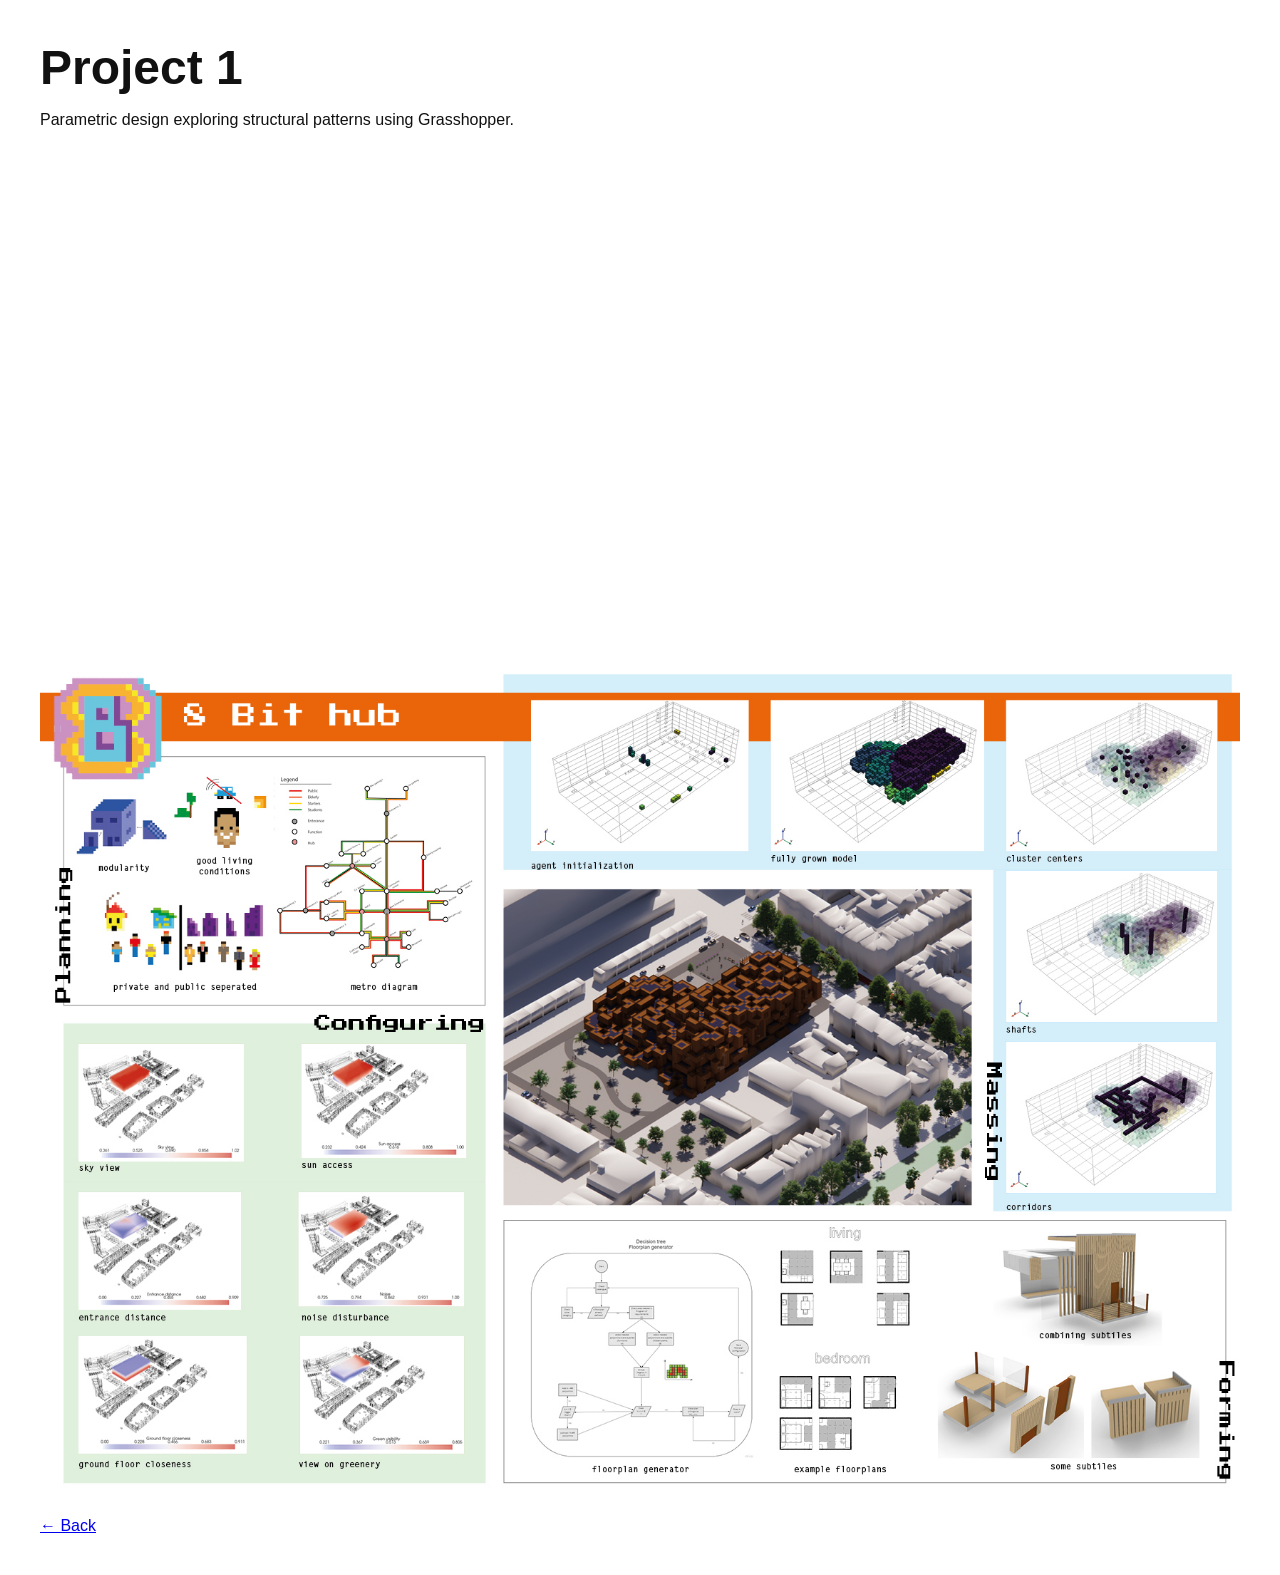
<file: projects/project1.html>
<!DOCTYPE html>
<html>
<head>
  <title>Project 1</title>
  <link rel="stylesheet" href="../style.css">
</head>
<body>

<h1>Project 1</h1>

<p>
Parametric design exploring structural patterns using Grasshopper.
</p>

<iframe width="100%" height="500"
src="https://www.youtube.com/embed/VIDEO_ID"
frameborder="0" allowfullscreen>
</iframe>

<br><br>

<img src="../images/SpatialComputing_Poster.jpg" width="100%">

<br><br>

<a href="../index.html">← Back</a>

</body>
</html>
</file>
<file: style.css>
body {
  font-family: Arial, sans-serif;
  margin: 40px;
  background: #ffffff;
  color: #111;
}

h1 {
  font-size: 48px;
  margin-bottom: 0;
}

.subtitle {
  color: #777;
  margin-bottom: 40px;
}

.grid {
  display: grid;
  grid-template-columns: repeat(auto-fit, minmax(300px, 1fr));
  gap: 20px;
}

.card {
  position: relative;
  overflow: hidden;
}

.card img {
  width: 100%;
  display: block;
}

.overlay {
  position: absolute;
  bottom: 0;
  background: rgba(0,0,0,0.6);
  color: white;
  width: 100%;
  padding: 10px;
  opacity: 0;
  transition: 0.3s;
}

.card:hover .overlay {
  opacity: 1;
}
</file>
